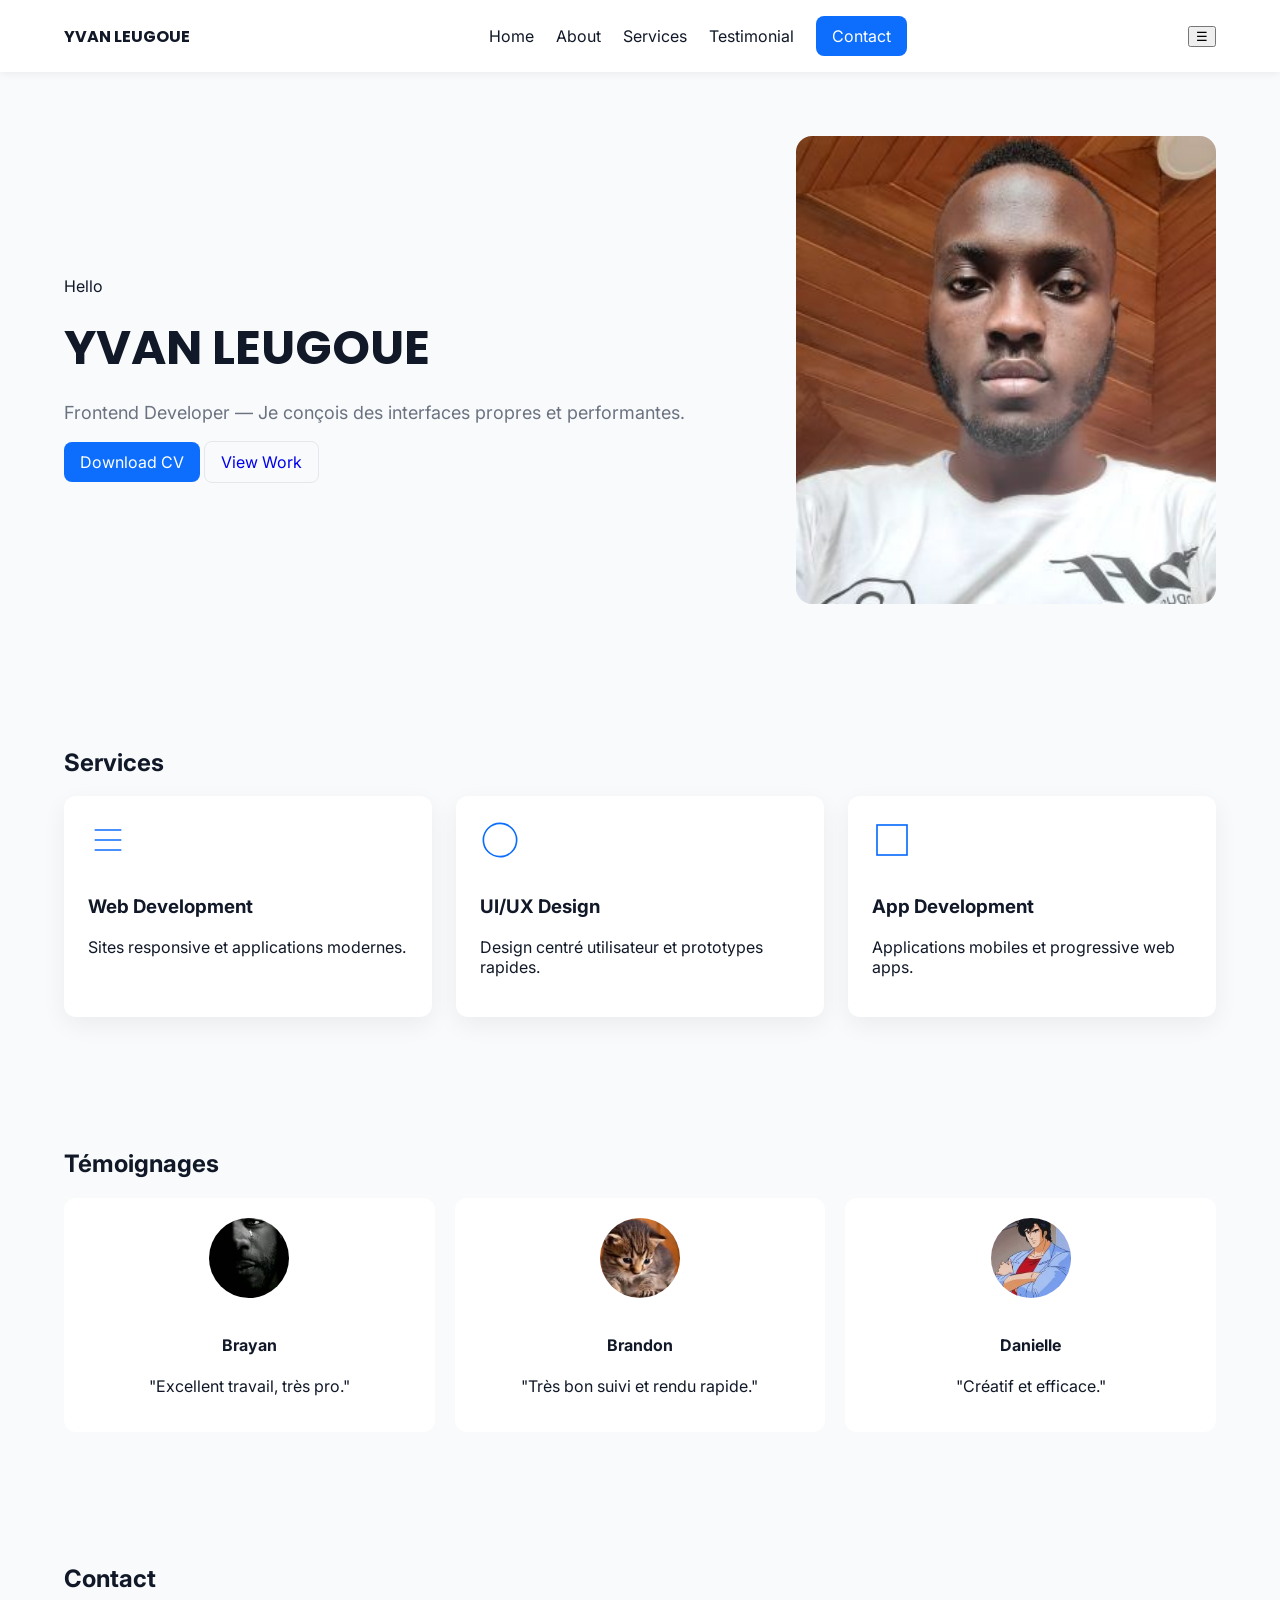
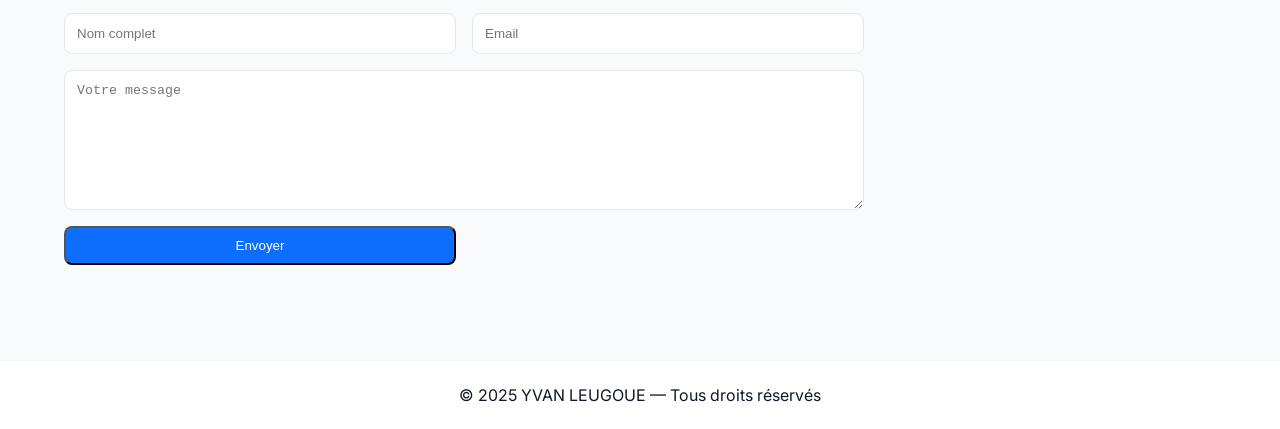
<file: index.html>
<!doctype html>
<html lang="fr">
<head>
  <meta charset="utf-8">
  <meta name="viewport" content="width=device-width,initial-scale=1">
  <title>Prototype High-Fidelity - Mon Portfolio</title>
  <link href="https://fonts.googleapis.com/css2?family=Inter:wght@300;400;600;700&family=Poppins:wght@600;700&display=swap" rel="stylesheet">
  <link rel="stylesheet" href="style.css">
</head>
<body>
<header class="site-header">
  <div class="wrap">
    <a class="logo" href="#">YVAN LEUGOUE</a>
    <nav class="main-nav">
      <a href="#home">Home</a>
      <a href="#about">About</a>
      <a href="#services">Services</a>
      <a href="#testimonial">Testimonial</a>
      <a class="btn primary" href="#contact">Contact</a>
    </nav>
    <button class="hamburger" aria-label="Open menu">☰</button>
  </div>
</header>

<main>
  <section id="home" class="hero">
    <div class="wrap hero-grid">
      <div class="hero-left">
        <p class="eyebrow">Hello</p>
        <h1>YVAN LEUGOUE</h1>
        <p class="lead">Frontend Developer — Je conçois des interfaces propres et performantes.</p>
        <div class="hero-ctas">
          <a class="btn primary" href="#contact">Download CV</a>
          <a class="btn ghost" href="#portfolio">View Work</a>
        </div>
      </div>
      <div class="hero-right">
        <img src="assets/Yvan6.jpg" alt="Portrait Yvan" />
      </div>
    </div>
  </section>

  <section id="services" class="services">
    <div class="wrap">
      <h2>Services</h2>
      <div class="service-cards">
        <article class="card">
          <svg class="icon" viewBox="0 0 24 24" width="40" height="40" fill="none" stroke="currentColor"><path d="M4 6h16M4 12h16M4 18h16"/></svg>
          <h3>Web Development</h3>
          <p>Sites responsive et applications modernes.</p>
        </article>
        <article class="card">
          <svg class="icon" viewBox="0 0 24 24" width="40" height="40" fill="none" stroke="currentColor"><circle cx="12" cy="12" r="10"/></svg>
          <h3>UI/UX Design</h3>
          <p>Design centré utilisateur et prototypes rapides.</p>
        </article>
        <article class="card">
          <svg class="icon" viewBox="0 0 24 24" width="40" height="40" fill="none" stroke="currentColor"><rect x="3" y="3" width="18" height="18"/></svg>
          <h3>App Development</h3>
          <p>Applications mobiles et progressive web apps.</p>
        </article>
      </div>
    </div>
  </section>

  <section id="testimonial" class="testimonial">
    <div class="wrap">
      <h2>Témoignages</h2>
      <div class="test-grid">
        <div class="test-card">
          <img src="assets/Pleure2.jpg" alt="Brayan" />
          <h4>Brayan</h4>
          <p>"Excellent travail, très pro."</p>
        </div>
        <div class="test-card">
          <img src="assets/Minou5.jpg" alt="Brandon" />
          <h4>Brandon</h4>
          <p>"Très bon suivi et rendu rapide."</p>
        </div>
        <div class="test-card">
          <img src="assets/Larson4.jpg" alt="Danielle" />
          <h4>Danielle</h4>
          <p>"Créatif et efficace."</p>
        </div>
      </div>
    </div>
  </section>

  <section id="contact" class="contact">
    <div class="wrap">
      <h2>Contact</h2>
      <form class="contact-form">
        <input type="text" placeholder="Nom complet" aria-label="Nom complet">
        <input type="email" placeholder="Email" aria-label="Email">
        <textarea placeholder="Votre message" aria-label="Votre message"></textarea>
        <button class="btn primary" type="submit">Envoyer</button>
      </form>
    </div>
  </section>
</main>

<footer class="site-footer">
  <div class="wrap">&copy; 2025 YVAN LEUGOUE — Tous droits réservés</div>
</footer>

</body>
</html>
</file>
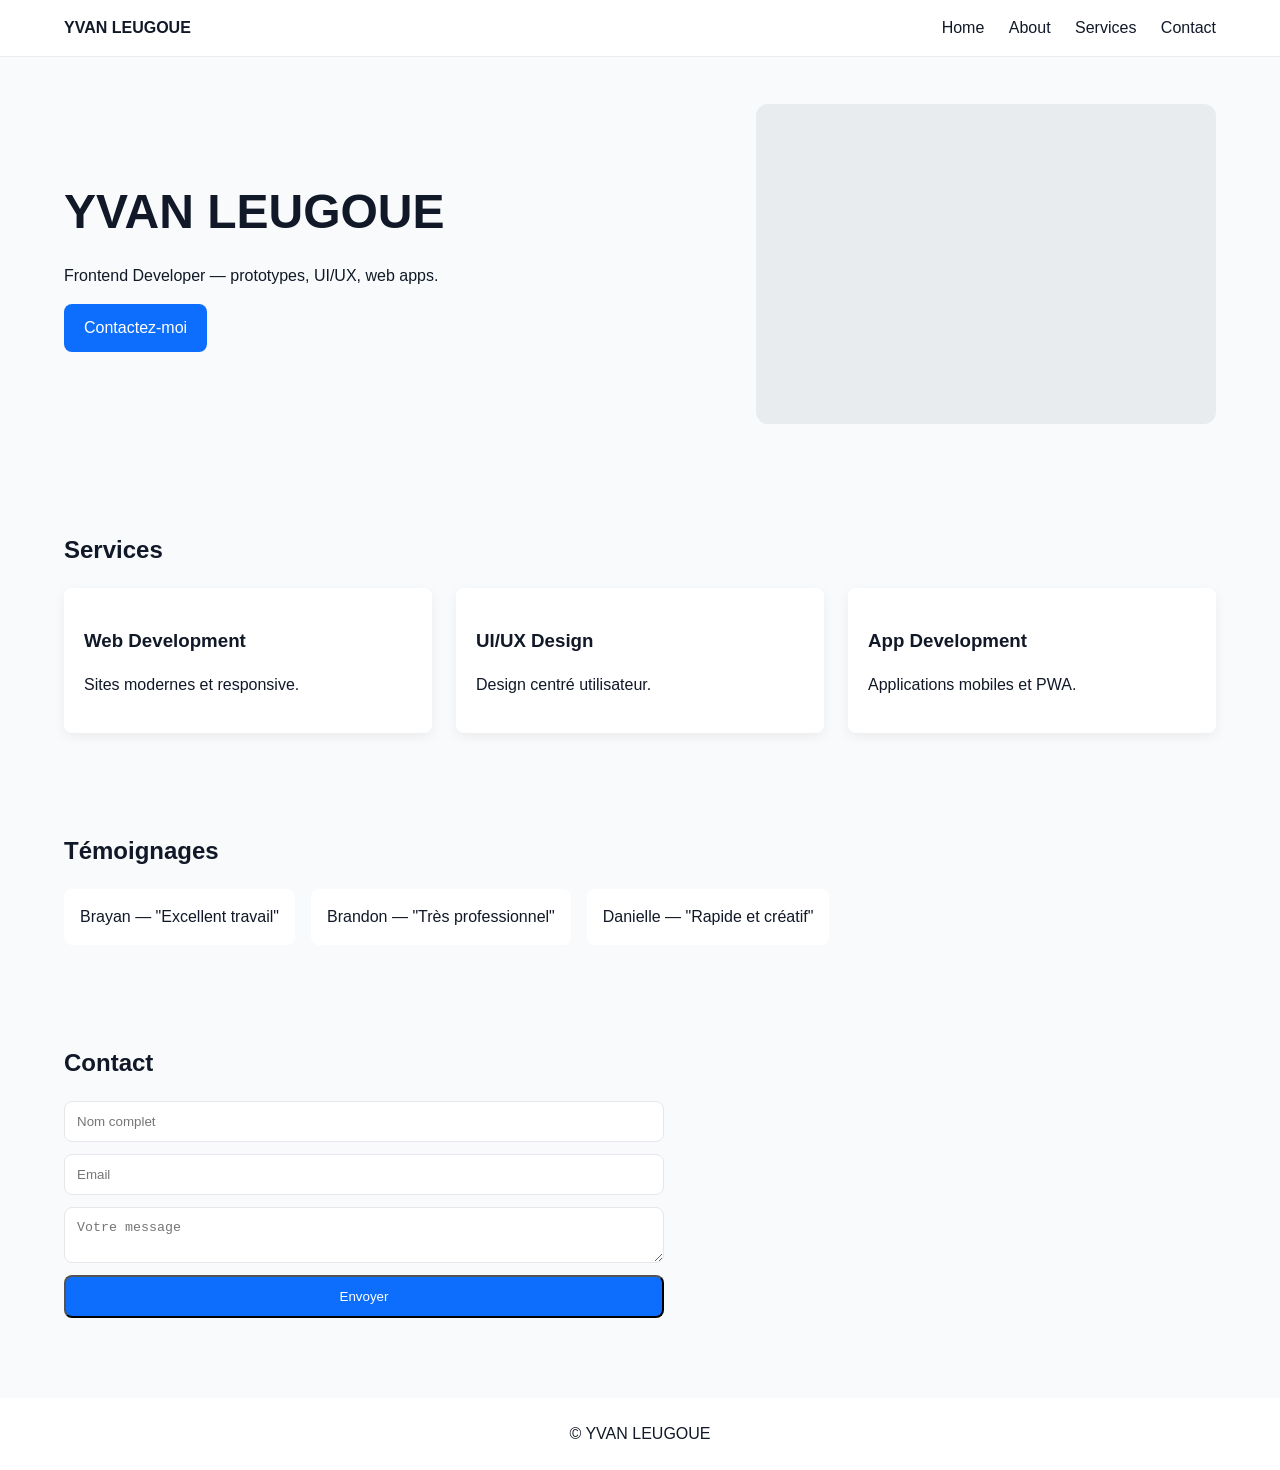
<file: prototype/index.html>
<!DOCTYPE html>
<html lang="fr">
<head>
  <meta charset="utf-8">
  <meta name="viewport" content="width=device-width,initial-scale=1">
  <title>Prototype - Mon Portfolio</title>
  <link rel="stylesheet" href="style.css">
</head>
<body>
  <header class="nav">
    <div class="container">
      <a class="logo" href="#">YVAN LEUGOUE</a>
      <nav class="links">
        <a href="#home">Home</a>
        <a href="#about">About</a>
        <a href="#services">Services</a>
        <a href="#contact">Contact</a>
      </nav>
    </div>
  </header>

  <main>
    <section id="home" class="hero">
      <div class="container hero-grid">
        <div class="hero-text">
          <h1>YVAN LEUGOUE</h1>
          <p>Frontend Developer — prototypes, UI/UX, web apps.</p>
          <a class="btn" href="#contact">Contactez-moi</a>
        </div>
        <div class="hero-image"></div>
      </div>
    </section>

    <section id="services" class="services">
      <div class="container">
        <h2>Services</h2>
        <div class="cards">
          <article class="card"> <h3>Web Development</h3><p>Sites modernes et responsive.</p></article>
          <article class="card"> <h3>UI/UX Design</h3><p>Design centré utilisateur.</p></article>
          <article class="card"> <h3>App Development</h3><p>Applications mobiles et PWA.</p></article>
        </div>
      </div>
    </section>

    <section id="testimonial" class="testimonial">
      <div class="container">
        <h2>Témoignages</h2>
        <div class="test-list">
          <div class="test-card">Brayan — "Excellent travail"</div>
          <div class="test-card">Brandon — "Très professionnel"</div>
          <div class="test-card">Danielle — "Rapide et créatif"</div>
        </div>
      </div>
    </section>

    <section id="contact" class="contact">
      <div class="container">
        <h2>Contact</h2>
        <form>
          <input type="text" placeholder="Nom complet">
          <input type="email" placeholder="Email">
          <textarea placeholder="Votre message"></textarea>
          <button class="btn" type="submit">Envoyer</button>
        </form>
      </div>
    </section>

  </main>
  <footer class="footer"><div class="container">&copy; YVAN LEUGOUE</div></footer>
</body>
</html>
</file>
<file: style.css>
:root{
  --color-primary:#0D6EFD;
  --color-secondary:#FF6B6B;
  --bg:#F8FAFC;
  --text:#111827;
  --muted:#6B7280;
  --container:1200px;
}
*{box-sizing:border-box}
body{font-family:Inter, Arial, sans-serif;margin:0;background:var(--bg);color:var(--text)}
.wrap{max-width:var(--container);margin:0 auto;padding:0 24px}
.site-header{background:#fff;position:sticky;top:0;z-index:40;box-shadow:0 2px 8px rgba(2,6,23,0.06)}
.site-header .wrap{display:flex;align-items:center;justify-content:space-between;padding:16px 24px}
.logo{font-family:Poppins, Inter, sans-serif;font-weight:700;text-decoration:none;color:var(--text)}
.main-nav a{margin-left:18px;text-decoration:none;color:var(--text)}
.btn{display:inline-block;padding:10px 16px;border-radius:8px;text-decoration:none}
.btn.primary{background:var(--color-primary);color:#fff}
.btn.ghost{background:transparent;border:1px solid #e5e7eb}
.hero{padding:64px 0}
.hero-grid{display:grid;grid-template-columns:1fr 420px;gap:40px;align-items:center}
.hero-left h1{font-family:Poppins, Inter, sans-serif;font-size:48px;margin:8px 0}
.lead{color:var(--muted);font-size:18px}
.hero-right img{width:100%;height:auto;border-radius:16px;object-fit:cover}
.services{padding:56px 0}
.service-cards{display:grid;grid-template-columns:repeat(3,1fr);gap:24px}
.card{background:#fff;border-radius:12px;padding:24px;box-shadow:0 8px 24px rgba(2,6,23,0.06);text-align:left}
.icon{color:var(--color-primary);margin-bottom:12px}
.testimonial{padding:56px 0}
.test-grid{display:grid;grid-template-columns:repeat(3,1fr);gap:20px}
.test-card{background:#fff;border-radius:12px;padding:20px;text-align:center}
.test-card img{width:80px;height:80px;border-radius:50%;object-fit:cover;margin-bottom:12px}
.contact{padding:56px 0}
.contact-form{display:grid;grid-template-columns:1fr 1fr;gap:16px;max-width:800px}
.contact-form input, .contact-form textarea{padding:12px;border-radius:8px;border:1px solid #e5e7eb}
.contact-form textarea{grid-column:1/3;min-height:140px}
.site-footer{padding:24px 0;background:#fff;margin-top:40px;text-align:center}
@media(max-width:900px){.hero-grid{grid-template-columns:1fr}.service-cards,.test-grid{grid-template-columns:1fr}.contact-form{grid-template-columns:1fr}.main-nav{display:none}}
</file>
<file: prototype/style.css>
:root{
  --color-primary:#0D6EFD;
  --color-accent:#FF6B6B;
  --bg:#F8FAFC;
  --text:#111827;
  --container:1200px;
}
*{box-sizing:border-box}
body{font-family:Inter, Arial, sans-serif;margin:0;background:var(--bg);color:var(--text);line-height:1.5}
.container{max-width:var(--container);margin:0 auto;padding:0 24px}
.nav{background:#fff;box-shadow:0 1px 0 rgba(0,0,0,0.05)}
.nav .container{display:flex;align-items:center;justify-content:space-between;padding:16px 24px}
.logo{font-weight:700;color:var(--text);text-decoration:none}
.links a{margin-left:20px;text-decoration:none;color:var(--text)}
.hero{padding:48px 0}
.hero-grid{display:grid;grid-template-columns:1fr 460px;gap:32px;align-items:center}
.hero-text h1{font-size:48px;margin:0 0 16px}
.btn{display:inline-block;background:var(--color-primary);color:#fff;padding:12px 20px;border-radius:8px;text-decoration:none}
.hero-image{height:320px;background:#e9ecef;border-radius:12px}
.services{padding:40px 0}
.cards{display:flex;gap:24px}
.card{background:#fff;padding:20px;border-radius:8px;flex:1;box-shadow:0 4px 12px rgba(2,6,23,0.06)}
.testimonial{padding:40px 0}
.test-list{display:flex;gap:16px}
.test-card{background:#fff;padding:16px;border-radius:8px}
.contact{padding:40px 0}
form{display:grid;gap:12px;max-width:600px}
input,textarea{padding:12px;border-radius:8px;border:1px solid #e5e7eb}
.footer{padding:24px 0;background:#fff;margin-top:40px;text-align:center}
@media(max-width:900px){.hero-grid{grid-template-columns:1fr} .cards{flex-direction:column}}
</file>
